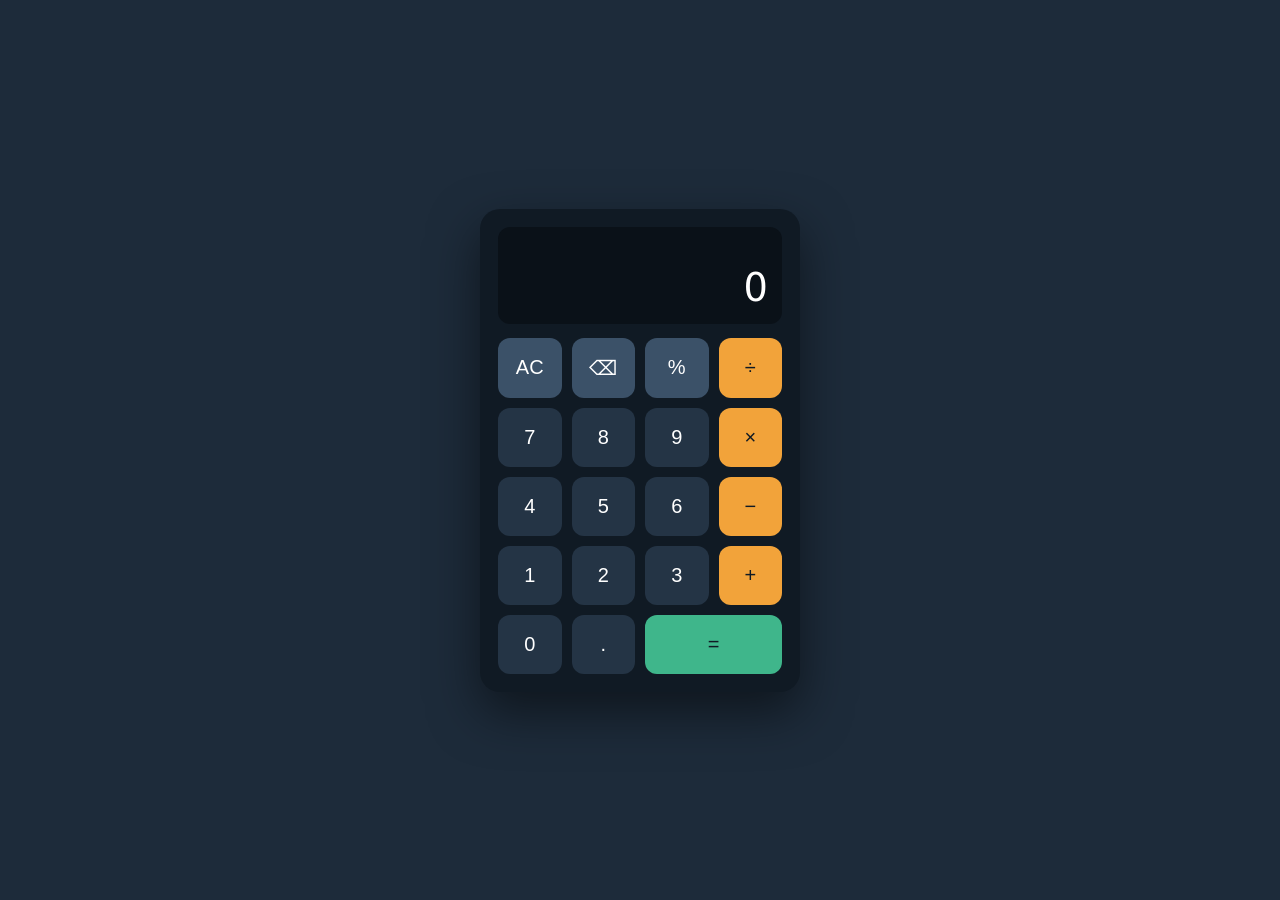
<file: CodeAlpha task1/index.html>
<!DOCTYPE html>
<html lang="en"><head><meta charset="UTF-8"><meta name="viewport" content="width=device-width,initial-scale=1">
<title>Calculator</title>
<link rel="stylesheet" href="style.css"></head><body>
<div class="calc">
  <div class="screen"><div id="expr"></div><div id="cur">0</div></div>
  <div class="keys">
    <button class="fn" data-a="clear">AC</button><button class="fn" data-a="del">⌫</button>
    <button class="fn" data-a="percent">%</button><button class="op" data-o="÷">÷</button>
    <button data-n="7">7</button><button data-n="8">8</button><button data-n="9">9</button><button class="op" data-o="×">×</button>
    <button data-n="4">4</button><button data-n="5">5</button><button data-n="6">6</button><button class="op" data-o="−">−</button>
    <button data-n="1">1</button><button data-n="2">2</button><button data-n="3">3</button><button class="op" data-o="+">+</button>
    <button data-n="0">0</button><button data-n=".">.</button><button class="eq" data-a="eq">=</button>
  </div>
</div>
<script src="script.js"></script></body></html>
</file>
<file: CodeAlpha task1/style.css>
*{box-sizing:border-box;margin:0}
body{min-height:100vh;display:grid;place-items:center;background:#1d2b3a;font-family:system-ui,sans-serif}
.calc{width:320px;background:#101a24;padding:18px;border-radius:20px;box-shadow:0 20px 50px rgba(0,0,0,.5)}
.screen{background:#0a1118;color:#fff;border-radius:12px;padding:14px;text-align:right;margin-bottom:14px;min-height:92px;overflow:hidden}
#expr{color:#7d93a8;font-size:1rem;min-height:24px;word-break:break-all}
#cur{font-size:2.4rem;word-break:break-all}
.keys{display:grid;grid-template-columns:repeat(4,1fr);gap:10px}
button{padding:18px 0;font-size:1.25rem;border:none;border-radius:12px;background:#243445;color:#fff;cursor:pointer;transition:.15s}
button:hover{background:#31465b}button:active{transform:scale(.94)}
button.op{background:#f2a33a;color:#101a24}button.op:hover{background:#f7b95f}
button.fn{background:#3b5168}
button.eq{background:#3fb68b;color:#101a24;grid-column:span 2}
</file>
